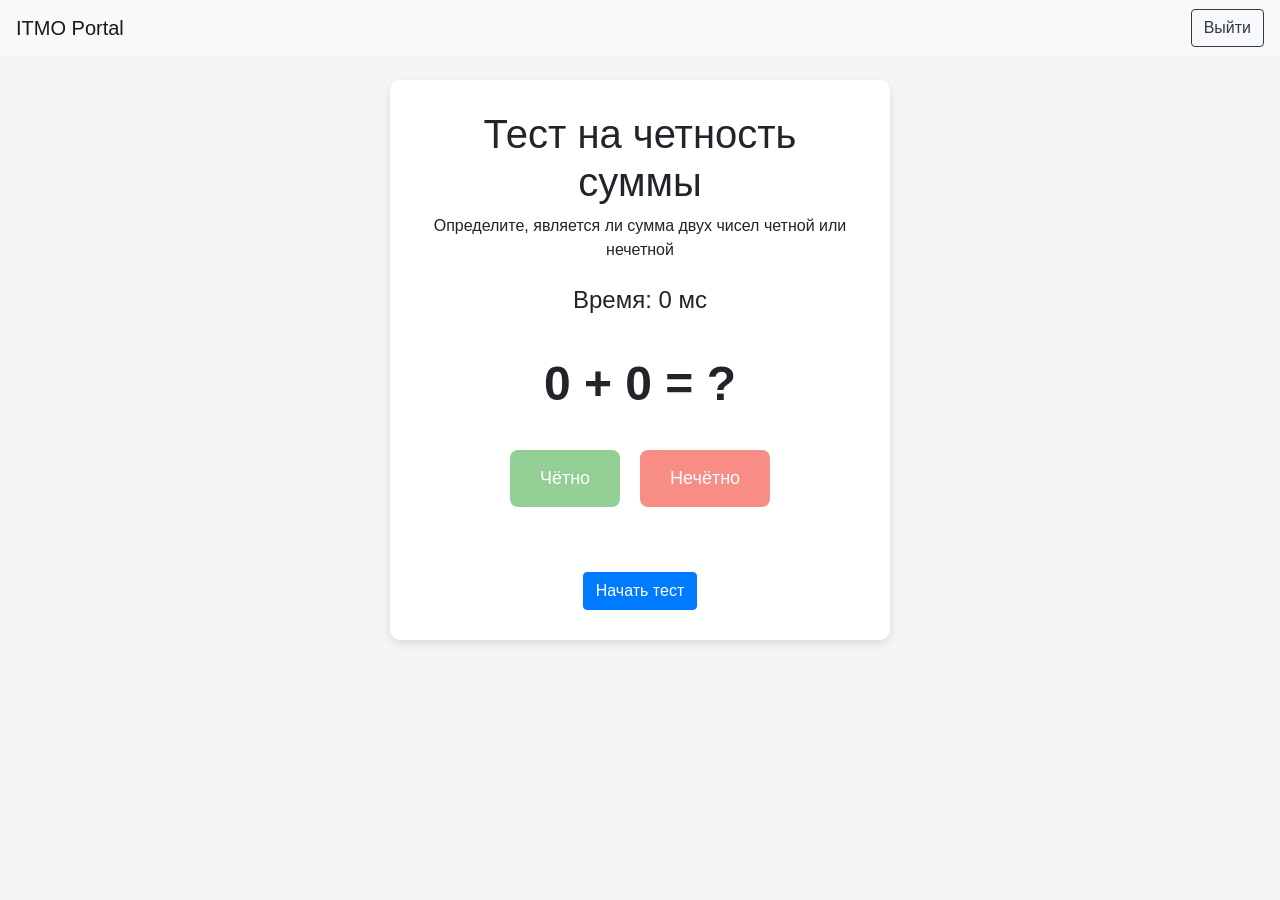
<file: ПРОЕКТ ОПД/tests/additiontest.html>
<!DOCTYPE html>
<html lang="ru">
<head>
    <meta charset="UTF-8">
    <meta name="viewport" content="width=device-width, initial-scale=1.0">
    <title>Тест на четность суммы</title>
    <link href="https://stackpath.bootstrapcdn.com/bootstrap/4.5.2/css/bootstrap.min.css" rel="stylesheet">
    <style>
        body {
            font-family: Arial, sans-serif;
            background-color: #f5f5f5;
            margin: 0;
            padding-top: 60px; /* Для фиксированной навигационной панели */
        }
        .container {
            text-align: center;
            background-color: white;
            padding: 30px;
            border-radius: 10px;
            box-shadow: 0 4px 8px rgba(0,0,0,0.1);
            max-width: 500px;
            width: 90%;
            margin: 20px auto;
        }
        .numbers {
            font-size: 48px;
            margin: 30px 0;
            font-weight: bold;
        }
        .buttons {
            display: flex;
            justify-content: center;
            gap: 20px;
            margin-bottom: 20px;
        }
        button {
            padding: 15px 30px;
            font-size: 18px;
            border: none;
            border-radius: 8px;
            cursor: pointer;
            transition: all 0.3s;
        }
        #even {
            background-color: #4CAF50;
            color: white;
        }
        #odd {
            background-color: #f44336;
            color: white;
        }
        button:hover {
            opacity: 0.9;
            transform: translateY(-2px);
        }
        button:disabled {
            opacity: 0.6;
            cursor: not-allowed;
            transform: none;
        }
        .timer {
            font-size: 24px;
            margin: 20px 0;
        }
        .results {
            margin-top: 20px;
            display: none;
        }
        .feedback {
            font-size: 20px;
            margin: 15px 0;
            font-weight: bold;
            min-height: 30px;
        }
        .correct {
            color: #4CAF50;
        }
        .incorrect {
            color: #f44336;
        }
        .stats {
            margin-top: 20px;
            text-align: left;
        }
        .save-status {
            margin-top: 10px;
            padding: 10px;
            border-radius: 4px;
            display: none;
        }
        .success {
            background-color: #d4edda;
            color: #155724;
        }
        .error {
            background-color: #f8d7da;
            color: #721c24;
        }
        .navbar {
            margin-bottom: 20px;
        }
        .btn-next {
            margin-top: 20px;
            display: none; /* Сначала скрыта */
        }
    </style>
</head>
<body>
    <!-- Навигационная панель -->
    <nav class="navbar navbar-expand-lg navbar-light bg-light fixed-top">
        <a class="navbar-brand" href="../index.php">ITMO Portal</a>
        <div class="collapse navbar-collapse" id="navbarNav">
            <ul class="navbar-nav ml-auto">
                <li class="nav-item">
                    <span class="navbar-text mr-2"><?php echo htmlspecialchars($_SESSION['username']); ?></span>
                    <a href="../pages/logout.php" class="btn btn-outline-dark">Выйти</a>
                </li>
            </ul>
        </div>
    </nav>

    <!-- Основной контент -->
    <div class="container">
        <h1>Тест на четность суммы</h1>
        <p>Определите, является ли сумма двух чисел четной или нечетной</p>
        
        <div class="timer">Время: <span id="time">0</span> мс</div>
        
        <div class="numbers">
            <span id="num1">0</span> + <span id="num2">0</span> = ?
        </div>
        
        <div class="buttons">
            <button id="even">Чётно</button>
            <button id="odd">Нечётно</button>
        </div>
        
        <div class="feedback" id="feedback"></div>
        
        <div class="results" id="results">
            <h3>Результаты</h3>
            <div class="stats">
                <p>Попыток: <span id="attempts">0</span></p>
                <p>Правильных ответов: <span id="correct">0</span></p>
                <p>Среднее время: <span id="avg-time">0</span> мс</p>
            </div>
            <button id="restart" class="btn btn-primary">Начать заново</button>
            <!-- Добавленная кнопка для перехода к следующему тесту -->
            <a href="../tests/combinedtest.html" id="next-test-button" class="btn btn-success btn-next">Следующий тест</a>
        </div>
        
        <div id="saveStatus" class="save-status"></div>
        
        <button id="start" class="btn btn-primary">Начать тест</button>
    </div>

    <script src="https://code.jquery.com/jquery-3.5.1.slim.min.js"></script>
    <script src="https://cdn.jsdelivr.net/npm/@popperjs/core@2.9.3/dist/umd/popper.min.js"></script>
    <script src="https://stackpath.bootstrapcdn.com/bootstrap/4.5.2/js/bootstrap.min.js"></script>

    <script>
                // Пометить уведомление как прочитанное при загрузке теста
const urlParams = new URLSearchParams(window.location.search);
const notificationId = urlParams.get('notification_id');

if (notificationId) {
    // Отправляем запрос на сервер для пометки уведомления как прочитанного
    fetch(`index.php?mark_as_read=${notificationId}`)
        .then(response => {
            if (!response.ok) {
                console.error('Ошибка при пометке уведомления как прочитанного');
            }
        })
        .catch(error => {
            console.error('Ошибка:', error);
        });
}
        // Конфигурация теста
        const config = {
            minNumber: 1,
            maxNumber: 100,
            testDuration: 30000 // 30 секунд
        };

        // Состояние теста
        const state = {
            isRunning: false,
            startTime: null,
            currentNumbers: [0, 0],
            currentSum: 0,
            timerInterval: null,
            reactionTime: 0,
            attempts: 0,
            correctAnswers: 0,
            reactionTimes: [],
            userId: 1 // Замените на реальный ID пользователя
        };

        // Элементы DOM
        const elements = {
            num1: document.getElementById('num1'),
            num2: document.getElementById('num2'),
            evenBtn: document.getElementById('even'),
            oddBtn: document.getElementById('odd'),
            timeDisplay: document.getElementById('time'),
            feedback: document.getElementById('feedback'),
            results: document.getElementById('results'),
            attempts: document.getElementById('attempts'),
            correct: document.getElementById('correct'),
            avgTime: document.getElementById('avg-time'),
            restartBtn: document.getElementById('restart'),
            startBtn: document.getElementById('start'),
            saveStatus: document.getElementById('saveStatus'),
            nextTestBtn: document.getElementById('next-test-button')
        };

        // Инициализация
        function init() {
            updateNumberDisplay();
            
            elements.evenBtn.addEventListener('click', () => checkAnswer(true));
            elements.oddBtn.addEventListener('click', () => checkAnswer(false));
            elements.restartBtn.addEventListener('click', restartTest);
            elements.startBtn.addEventListener('click', startTest);
            
            toggleAnswerButtons(false);
        }

        // Генерация случайных чисел
        function generateRandomNumbers() {
            const num1 = Math.floor(Math.random() * (config.maxNumber - config.minNumber + 1)) + config.minNumber;
            const num2 = Math.floor(Math.random() * (config.maxNumber - config.minNumber + 1)) + config.minNumber;
            state.currentNumbers = [num1, num2];
            state.currentSum = num1 + num2;
            updateNumberDisplay();
        }

        // Обновление отображения чисел
        function updateNumberDisplay() {
            elements.num1.textContent = state.currentNumbers[0];
            elements.num2.textContent = state.currentNumbers[1];
        }

        // Проверка ответа
        function checkAnswer(isEven) {
            if (!state.isRunning) return;
            
            const isCorrect = (state.currentSum % 2 === 0) === isEven;
            state.attempts++;
            state.reactionTime = Date.now() - state.startTime;
            state.reactionTimes.push(state.reactionTime);
            
            if (isCorrect) {
                state.correctAnswers++;
                elements.feedback.textContent = 'Правильно!';
                elements.feedback.className = 'feedback correct';
            } else {
                elements.feedback.textContent = 'Неправильно!';
                elements.feedback.className = 'feedback incorrect';
            }
            
            updateStats();
            generateRandomNumbers();
            state.startTime = Date.now();
            elements.time.textContent = '0';
        }

        // Обновление статистики
        function updateStats() {
            elements.attempts.textContent = state.attempts;
            elements.correct.textContent = state.correctAnswers;
            
            if (state.reactionTimes.length > 0) {
                const avg = Math.round(state.reactionTimes.reduce((a, b) => a + b, 0) / state.reactionTimes.length);
                elements.avgTime.textContent = avg;
            }
        }

        // Таймер
        function startTimer() {
            state.timerInterval = setInterval(() => {
                if (state.isRunning) {
                    const currentTime = Date.now() - state.startTime;
                    elements.time.textContent = currentTime;
                }
            }, 10);
        }

        // Переключение кнопок ответа
        function toggleAnswerButtons(enable) {
            elements.evenBtn.disabled = !enable;
            elements.oddBtn.disabled = !enable;
        }

        // Начало теста
        function startTest() {
            state.isRunning = true;
            state.startTime = Date.now();
            state.attempts = 0;
            state.correctAnswers = 0;
            state.reactionTimes = [];
            
            generateRandomNumbers();
            startTimer();
            toggleAnswerButtons(true);
            
            elements.startBtn.style.display = 'none';
            elements.results.style.display = 'none';
            elements.feedback.textContent = '';
            elements.saveStatus.style.display = 'none';
            elements.nextTestBtn.style.display = 'none'; // Скрываем кнопку при новом запуске
            
            setTimeout(() => {
                endTest();
            }, config.testDuration);
        }

        // Завершение теста
        function endTest() {
            state.isRunning = false;
            clearInterval(state.timerInterval);
            toggleAnswerButtons(false);
            
            elements.results.style.display = 'block';
            elements.nextTestBtn.style.display = 'inline-block'; // Показываем кнопку после завершения
            updateStats();
            
            saveResults();
        }

        // Перезапуск теста
        function restartTest() {
            elements.results.style.display = 'none';
            elements.startBtn.style.display = 'block';
            elements.feedback.textContent = '';
            elements.nextTestBtn.style.display = 'none';
        }

        // Отправка результатов на сервер
        function saveResults() {
            const avgReaction = state.reactionTimes.length > 0 
                ? Math.round(state.reactionTimes.reduce((a, b) => a + b, 0) / state.reactionTimes.length)
                : 0;
            
            const testData = {
                user_id: state.userId,
                test_name: 'addition_parity_test',
                reaction_time: avgReaction,
                correct_answers: state.correctAnswers,
                total_questions: state.attempts,
                attempts: state.attempts,
                average_time: avgReaction
            };
            
            fetch('../php/save_test_result.php', {
                method: 'POST',
                headers: {
                    'Content-Type': 'application/json',
                },
                body: JSON.stringify(testData)
            })
            .then(response => {
                if (!response.ok) {
                    throw new Error('Ошибка сети');
                }
                return response.json();
            })
            .then(data => {
                console.log('Success:', data);
                showSaveStatus(true, data.message || 'Результаты успешно сохранены');
            })
            .catch((error) => {
                console.error('Error:', error);
                showSaveStatus(false, error.message || 'Ошибка при сохранении результатов');
            });
        }

        // Показать статус сохранения
        function showSaveStatus(isSuccess, message) {
            elements.saveStatus.textContent = message;
            elements.saveStatus.className = `save-status ${isSuccess ? 'success' : 'error'}`;
            elements.saveStatus.style.display = 'block';
        }

        // Запуск при загрузке
        window.onload = init;
    </script>
</body>
</html>
</file>
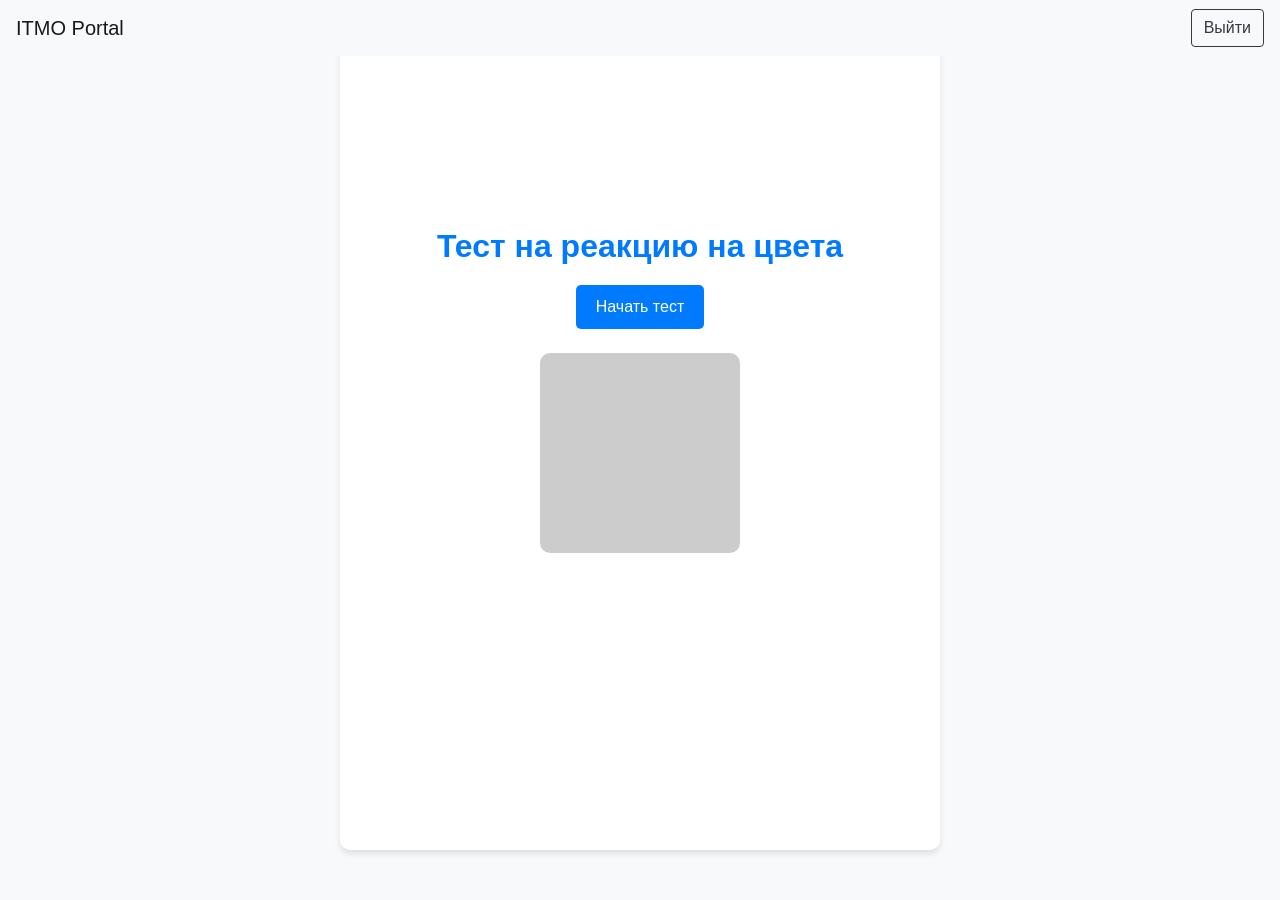
<file: ПРОЕКТ ОПД/tests/color_test.html>
<!DOCTYPE html>
<html lang="ru">
<head>
    <meta charset="UTF-8">
    <meta name="viewport" content="width=device-width, initial-scale=1.0">
    <title>Тест на реакцию на цвета</title>
    <link href="https://stackpath.bootstrapcdn.com/bootstrap/4.5.2/css/bootstrap.min.css" rel="stylesheet">
    <link href="../assets/css/tests.css" rel="stylesheet">
    <style>
        .stimulus {
            width: 200px;
            height: 200px;
            background-color: #ccc;
            margin: 20px auto;
            border-radius: 10px;
            transition: background-color 0.3s ease;
            cursor: pointer;
        }
        .navbar {
            margin-bottom: 20px;
        }
        .container {
            display: flex;
            flex-direction: column;
            align-items: center;
            justify-content: center;
            height: 100vh;
            margin-top: -50px; /* Adjust this value as needed */
        }
        .btn-next {
            margin-top: 20px;
            display: none; /* Сначала скрыта */
        }
    </style>
</head>
<body>
    <!-- Навигационная панель -->
    <nav class="navbar navbar-expand-lg navbar-light bg-light fixed-top">
        <a class="navbar-brand" href="../index.php">ITMO Portal</a>
        <div class="collapse navbar-collapse" id="navbarNav">
            <ul class="navbar-nav ml-auto">
                <li class="nav-item">
                    <span class="navbar-text mr-2"><?php echo htmlspecialchars($_SESSION['username']); ?></span>
                    <a href="../pages/logout.php" class="btn btn-outline-dark">Выйти</a>
                </li>
            </ul>
        </div>
    </nav>

    <!-- Основной контент -->
    <div class="container">
        <h1 class="text-center">Тест на реакцию на цвета</h1>
        <div class="text-center">
            <button id="start-button" class="btn btn-primary">Начать тест</button>
            <div id="stimulus" class="stimulus mt-4"></div>
            <p id="result" class="mt-3"></p>
            <!-- Добавленная кнопка для перехода к следующему тесту -->
            <a href="next_test.html" id="next-test-button" class="btn btn-success btn-next">Следующий тест</a>
        </div>
    </div>

    <script>
                // Пометить уведомление как прочитанное при загрузке теста
const urlParams = new URLSearchParams(window.location.search);
const notificationId = urlParams.get('notification_id');

if (notificationId) {
    // Отправляем запрос на сервер для пометки уведомления как прочитанного
    fetch(`index.php?mark_as_read=${notificationId}`)
        .then(response => {
            if (!response.ok) {
                console.error('Ошибка при пометке уведомления как прочитанного');
            }
        })
        .catch(error => {
            console.error('Ошибка:', error);
        });
}
        document.getElementById('start-button').addEventListener('click', startTest);

        let colorInterval;
        let startTime;
        const colors = ['red', 'green', 'blue'];
        const targetColor = 'green';

        function startTest() {
            console.log("Тест начат");
            const stimulus = document.getElementById('stimulus');
            const result = document.getElementById('result');
            const nextButton = document.getElementById('next-test-button');
            result.textContent = '';
            document.getElementById('start-button').disabled = true;
            nextButton.style.display = 'none'; // Скрываем кнопку при новом запуске теста

            setTimeout(() => {
                startTime = Date.now();
                let colorIndex = 0;

                colorInterval = setInterval(() => {
                    stimulus.style.backgroundColor = colors[colorIndex];
                    colorIndex = (colorIndex + 1) % colors.length;
                }, 1000);

                stimulus.addEventListener('click', () => {
                    if (stimulus.style.backgroundColor === targetColor) {
                        const reactionTime = (Date.now() - startTime) / 1000;
                        result.textContent = `Правильно! Ваше время реакции: ${reactionTime} секунд`;
                        clearInterval(colorInterval);
                        stimulus.style.backgroundColor = '#ccc';
                        document.getElementById('start-button').disabled = false;
                        result.textContent += " Тест завершён!";
                        nextButton.style.display = 'inline-block'; // Показываем кнопку после завершения теста

                        // Данные для отправки
                        const testData = {
                            user_id: 1, // Замените на реальный ID пользователя
                            test_name: 'Тест на реакцию на цвета',
                            reaction_time: reactionTime,
                            correct_answers: 1, // Пользователь успешно нажал
                            total_questions: 1, // Один вопрос в тесте
                            attempts: 1,
                            average_time: reactionTime // Среднее время равно времени реакции
                        };

                        saveResult(testData);
                    } else {
                        result.textContent = 'Неверный цвет! Попробуйте ещё раз.';
                    }
                }, { once: true });
            }, Math.random() * 2000 + 1000);
        }

        function saveResult(testData) {
            fetch('../php/save_test_result.php', {
                method: 'POST',
                headers: {
                    'Content-Type': 'application/json'
                },
                body: JSON.stringify(testData)
            })
            .then(response => {
                if (!response.ok) {
                    throw new Error('Ошибка сети: ' + response.statusText);
                }
                return response.json();
            })
            .then(data => {
                if (data.status === 'success') {
                    console.log('Результат успешно сохранен в базе данных');
                } else {
                    const errorMessage = data.message || 'Неизвестная ошибка';
                    console.error('Ошибка при сохранении результата:', errorMessage);
                }
            })
            .catch(error => {
                console.error('Ошибка при отправке данных:', error);
            });
        }
    </script>

    <script src="https://code.jquery.com/jquery-3.5.1.slim.min.js"></script>
    <script src="https://cdn.jsdelivr.net/npm/@popperjs/core@2.9.3/dist/umd/popper.min.js"></script>
    <script src="https://stackpath.bootstrapcdn.com/bootstrap/4.5.2/js/bootstrap.min.js"></script>
</body>
</html>
</file>
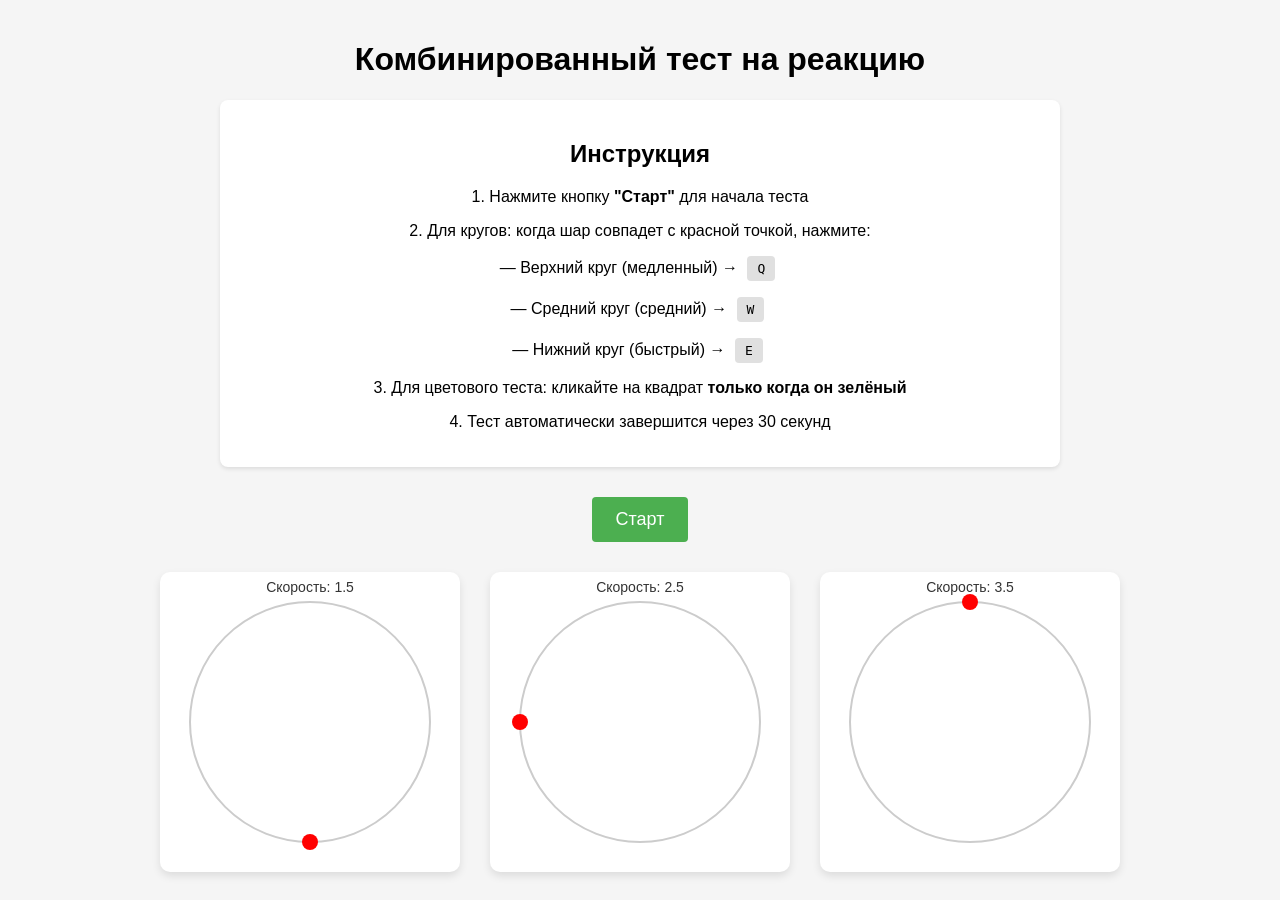
<file: ПРОЕКТ ОПД/tests/combinedtest.html>
<!DOCTYPE html>
<html lang="ru">
<head>
    <meta charset="UTF-8">
    <meta name="viewport" content="width=device-width, initial-scale=1.0">
    <title>Комбинированный тест (Круги + Цвета)</title>
    <style>
        body {
            font-family: Arial, sans-serif;
            text-align: center;
            background-color: #f5f5f5;
            margin: 0;
            padding: 20px;
        }
        .container {
            max-width: 1000px;
            margin: 0 auto;
            display: flex;
            flex-wrap: wrap;
            justify-content: center;
            gap: 30px;
        }
        .test-area {
            width: 300px;
            height: 300px;
            position: relative;
            background-color: white;
            border-radius: 10px;
            box-shadow: 0 4px 8px rgba(0,0,0,0.1);
            overflow: hidden;
        }
        canvas {
            display: block;
        }
        #color-test {
            width: 200px;
            height: 200px;
            margin: 20px auto;
            border-radius: 10px;
            cursor: pointer;
            transition: background-color 0.3s;
            display: none;
        }
        .controls {
            margin: 30px 0;
        }
        button {
            padding: 12px 24px;
            font-size: 18px;
            background-color: #4CAF50;
            color: white;
            border: none;
            border-radius: 4px;
            cursor: pointer;
            transition: background-color 0.3s;
        }
        button:hover {
            background-color: #45a049;
        }
        button:disabled {
            background-color: #cccccc;
            cursor: not-allowed;
        }
        .instructions {
            background-color: white;
            padding: 20px;
            border-radius: 8px;
            margin: 20px auto;
            max-width: 800px;
            box-shadow: 0 2px 4px rgba(0,0,0,0.1);
        }
        .results {
            margin-top: 30px;
            display: none;
        }
        .result-item {
            background-color: white;
            padding: 15px;
            margin: 10px auto;
            border-radius: 8px;
            max-width: 600px;
            box-shadow: 0 2px 4px rgba(0,0,0,0.1);
        }
        .key-hint {
            display: inline-block;
            padding: 5px 10px;
            background-color: #e0e0e0;
            border-radius: 4px;
            margin: 0 5px;
            font-family: monospace;
        }
        .hit-feedback {
            position: absolute;
            font-size: 20px;
            font-weight: bold;
            animation: fadeOut 1s forwards;
            pointer-events: none;
            z-index: 100;
        }
        @keyframes fadeOut {
            to { opacity: 0; transform: translateY(-20px); }
        }
        .hit { color: #2ecc71; }
        .miss { color: #e74c3c; }
        .save-status {
            margin-top: 10px;
            padding: 10px;
            border-radius: 4px;
            display: none;
        }
        .success { background-color: #d4edda; color: #155724; }
        .error { background-color: #f8d7da; color: #721c24; }
        .btn-next {
            margin: 20px auto;
            padding: 12px 24px;
            font-size: 18px;
            background-color: #3498db;
            color: white;
            border: none;
            border-radius: 4px;
            cursor: pointer;
            transition: background-color 0.3s;
            display: none; /* Изначально скрыта */
            text-decoration: none;
        }
        .btn-next:hover {
            background-color: #2980b9;
        }
    </style>
</head>
<body>
    <h1>Комбинированный тест на реакцию</h1>
    
    <div class="instructions">
        <h2>Инструкция</h2>
        <p>1. Нажмите кнопку <strong>"Старт"</strong> для начала теста</p>
        <p>2. Для кругов: когда шар совпадет с красной точкой, нажмите:</p>
        <p>— Верхний круг (медленный) → <span class="key-hint">Q</span></p>
        <p>— Средний круг (средний) → <span class="key-hint">W</span></p>
        <p>— Нижний круг (быстрый) → <span class="key-hint">E</span></p>
        <p>3. Для цветового теста: кликайте на квадрат <strong>только когда он зелёный</strong></p>
        <p>4. Тест автоматически завершится через 30 секунд</p>
    </div>
    
    <div class="controls">
        <button id="start-button">Старт</button>
    </div>
    
    <div class="container">
        <div class="test-area">
            <canvas id="circle1" width="300" height="300"></canvas>
            <p>Уровень 1 (Q)</p>
        </div>
        <div class="test-area">
            <canvas id="circle2" width="300" height="300"></canvas>
            <p>Уровень 2 (W)</p>
        </div>
        <div class="test-area">
            <canvas id="circle3" width="300" height="300"></canvas>
            <p>Уровень 3 (E)</p>
        </div>
    </div>
    
    <div id="color-test"></div>
    
    <div id="results" class="results">
        <h2>Результаты</h2>
        <div id="results-content"></div>
        <!-- Добавленная кнопка для перехода к следующему тесту -->
        <a href="../tests/testtest.html" id="next-test-button" class="btn-next">Следующий тест</a>
    </div>
    
    <div id="saveStatus" class="save-status"></div>

    <script>
        // В начале скрипта теста (перед основным кодом)
        // Пометить уведомление как прочитанное при загрузке теста
        const urlParams = new URLSearchParams(window.location.search);
const notificationId = urlParams.get('notification_id');

if (notificationId) {
    // Отправляем запрос на сервер для пометки уведомления как прочитанного
    fetch(`index.php?mark_as_read=${notificationId}`)
        .then(response => {
            if (!response.ok) {
                console.error('Ошибка при пометке уведомления как прочитанного');
            }
        })
        .catch(error => {
            console.error('Ошибка:', error);
        });
}
        // Конфигурация теста
        const CONFIG = {
            duration: 30000, // 30 секунд
            circles: [
                { id: 'circle1', key: 'q', speed: 1.5, targetAngle: Math.PI/2, color: '#3498db' },   // Верхний (Q)
                { id: 'circle2', key: 'w', speed: 2.5, targetAngle: Math.PI, color: '#e74c3c' },     // Средний (W)
                { id: 'circle3', key: 'e', speed: 3.5, targetAngle: 3*Math.PI/2, color: '#2ecc71' }  // Нижний (E)
            ],
            colorTest: {
                colors: ['red', 'green', 'blue'],
                targetColor: 'green',
                interval: 1000
            },
            radius: 120,
            ballRadius: 15,
            targetRadius: 8
        };

        // Состояние теста
        const state = {
            startTime: null,
            isRunning: false,
            animationFrame: null,
            colorTimer: null,
            lastColorChange: null,
            circlesData: CONFIG.circles.map(circle => ({
                id: circle.id,
                attempts: 0,
                successes: 0,
                reactionTimes: [],
                bestReaction: null,
                lastIntersection: null,
                isIntersecting: false
            })),
            colorTestData: {
                attempts: 0,
                successes: 0,
                reactionTimes: [],
                bestReaction: null
            },
            keyPressHandler: null,
            colorClickHandler: null,
            userId: 1 // Замените на реальный ID пользователя
        };

        // Инициализация canvas
        function initCanvases() {
            CONFIG.circles.forEach(circle => {
                const canvas = document.getElementById(circle.id);
                const ctx = canvas.getContext('2d');
                circle.ctx = ctx;
                circle.centerX = canvas.width / 2;
                circle.centerY = canvas.height / 2;
                drawCircle(circle);
            });
        }

        // Отрисовка круга
        function drawCircle(circle) {
            const ctx = circle.ctx;
            ctx.clearRect(0, 0, ctx.canvas.width, ctx.canvas.height);
            
            // Окружность
            ctx.beginPath();
            ctx.arc(circle.centerX, circle.centerY, CONFIG.radius, 0, Math.PI * 2);
            ctx.strokeStyle = '#cccccc';
            ctx.lineWidth = 2;
            ctx.stroke();
            
            // Целевая точка (красная)
            const targetX = circle.centerX + Math.cos(circle.targetAngle) * CONFIG.radius;
            const targetY = circle.centerY + Math.sin(circle.targetAngle) * CONFIG.radius;
            ctx.beginPath();
            ctx.arc(targetX, targetY, CONFIG.targetRadius, 0, Math.PI * 2);
            ctx.fillStyle = '#ff0000';
            ctx.fill();
            
            // Шарик
            const ballX = circle.centerX + Math.cos(circle.angle) * CONFIG.radius;
            const ballY = circle.centerY + Math.sin(circle.angle) * CONFIG.radius;
            ctx.beginPath();
            ctx.arc(ballX, ballY, CONFIG.ballRadius, 0, Math.PI * 2);
            ctx.fillStyle = circle.color;
            ctx.fill();
            
            // Подпись
            ctx.fillStyle = '#333333';
            ctx.font = '14px Arial';
            ctx.textAlign = 'center';
            ctx.fillText(`Скорость: ${circle.speed.toFixed(1)}`, circle.centerX, 20);
        }

        // Запуск цветового теста
        function startColorTest() {
            const colorElement = document.getElementById('color-test');
            colorElement.style.display = 'block';
            
            let colorIndex = 0;
            
            function changeColor() {
                const now = Date.now();
                if (now - state.startTime >= CONFIG.duration) return;
                
                colorElement.style.backgroundColor = CONFIG.colorTest.colors[colorIndex];
                state.lastColorChange = now;
                colorIndex = (colorIndex + 1) % CONFIG.colorTest.colors.length;
                state.colorTimer = setTimeout(changeColor, CONFIG.colorTest.interval);
            }
            
            state.colorTimer = setTimeout(changeColor, 1000);
        }

        // Обновление анимации
        function updateAnimation() {
            const now = Date.now();
            const elapsed = now - state.startTime;
            
            if (elapsed >= CONFIG.duration) {
                endTest();
                return;
            }
            
            CONFIG.circles.forEach((circle, index) => {
                // Обновляем угол
                circle.angle += circle.speed * 0.02;
                if (circle.angle > Math.PI * 2) circle.angle -= Math.PI * 2;
                
                // Проверяем пересечение с целевой точкой
                const angleDiff = Math.abs(circle.angle - circle.targetAngle);
                const normalizedDiff = Math.min(angleDiff, Math.PI * 2 - angleDiff);
                
                if (normalizedDiff < 0.1) { // Порог пересечения
                    if (!state.circlesData[index].lastIntersection) {
                        state.circlesData[index].lastIntersection = now;
                        state.circlesData[index].isIntersecting = true;
                    }
                } else {
                    if (state.circlesData[index].isIntersecting) {
                        state.circlesData[index].isIntersecting = false;
                    }
                    state.circlesData[index].lastIntersection = null;
                }
                
                drawCircle(circle);
            });
            
            state.animationFrame = requestAnimationFrame(updateAnimation);
        }

        // Обработчик нажатия клавиш (для кругов)
        function handleKeyPress(e) {
            if (!state.isRunning) return;
            
            const key = e.key.toLowerCase();
            const circleIndex = CONFIG.circles.findIndex(c => c.key === key);
            
            if (circleIndex >= 0) {
                const result = state.circlesData[circleIndex];
                const circle = CONFIG.circles[circleIndex];
                result.attempts++;
                
                if (result.isIntersecting) {
                    const reactionTime = Date.now() - result.lastIntersection;
                    result.successes++;
                    result.reactionTimes.push(reactionTime);
                    
                    if (!result.bestReaction || reactionTime < result.bestReaction) {
                        result.bestReaction = reactionTime;
                    }
                    
                    showFeedback(circle, true, reactionTime);
                    result.isIntersecting = false;
                    result.lastIntersection = null;
                } else {
                    showFeedback(circle, false);
                }
            }
        }

        // Показываем обратную связь (Попал/Промах)
        function showFeedback(circle, isHit, reactionTime = 0) {
            const canvas = document.getElementById(circle.id);
            const feedback = document.createElement('div');
            feedback.className = `hit-feedback ${isHit ? 'hit' : 'miss'}`;
            feedback.textContent = isHit ? `Попал! ${reactionTime}ms` : 'Промах!';
            
            // Позиционируем над центром круга
            const rect = canvas.getBoundingClientRect();
            feedback.style.left = `${rect.left + canvas.width/2 - 50}px`;
            feedback.style.top = `${rect.top + canvas.height/2 - 30}px`;
            
            document.body.appendChild(feedback);
            
            // Удаляем через 1 секунду
            setTimeout(() => {
                feedback.remove();
            }, 1000);
        }

        // Обработчик клика по цвету
        function handleColorClick() {
            if (!state.isRunning) return;
            
            const now = Date.now();
            state.colorTestData.attempts++;
            
            if (document.getElementById('color-test').style.backgroundColor === CONFIG.colorTest.targetColor) {
                const reactionTime = now - state.lastColorChange;
                state.colorTestData.successes++;
                state.colorTestData.reactionTimes.push(reactionTime);
                
                if (!state.colorTestData.bestReaction || reactionTime < state.colorTestData.bestReaction) {
                    state.colorTestData.bestReaction = reactionTime;
                }
                
                showColorSuccess(reactionTime);
            }
        }

        // Показываем сообщение об успехе (цвет)
        function showColorSuccess(reactionTime) {
            const colorElement = document.getElementById('color-test');
            colorElement.textContent = `✓ Успех! ${reactionTime}ms`;
            colorElement.style.color = 'white';
            colorElement.style.fontWeight = 'bold';
            colorElement.style.display = 'flex';
            colorElement.style.alignItems = 'center';
            colorElement.style.justifyContent = 'center';
            
            setTimeout(() => {
                colorElement.textContent = '';
            }, 500);
        }

        // Начало теста
        function startTest() {
            if (state.isRunning) return;
            
            console.log('Тест начат');
            state.isRunning = true;
            document.getElementById('start-button').disabled = true;
            document.getElementById('results').style.display = 'none';
            document.getElementById('saveStatus').style.display = 'none';
            document.getElementById('next-test-button').style.display = 'none'; // Скрываем кнопку при начале теста
            
            // Инициализация углов
            CONFIG.circles.forEach(circle => {
                circle.angle = Math.random() * Math.PI * 2;
            });
            
            // Сброс результатов
            state.circlesData.forEach(data => {
                data.attempts = 0;
                data.successes = 0;
                data.reactionTimes = [];
                data.bestReaction = null;
                data.lastIntersection = null;
                data.isIntersecting = false;
            });
            
            state.colorTestData = {
                attempts: 0,
                successes: 0,
                reactionTimes: [],
                bestReaction: null
            };
            
            // Запуск компонентов
            state.startTime = Date.now();
            state.keyPressHandler = (e) => handleKeyPress(e);
            document.addEventListener('keydown', state.keyPressHandler);
            
            state.colorClickHandler = () => handleColorClick();
            document.getElementById('color-test')
                .addEventListener('click', state.colorClickHandler);
            
            updateAnimation();
            startColorTest();
            
            // Автоматическое завершение
            setTimeout(endTest, CONFIG.duration);
        }

        // Завершение теста
        function endTest() {
            if (!state.isRunning) return;
            
            console.log('Тест завершен');
            state.isRunning = false;
            cancelAnimationFrame(state.animationFrame);
            clearTimeout(state.colorTimer);
            document.removeEventListener('keydown', state.keyPressHandler);
            document.getElementById('color-test')
                .removeEventListener('click', state.colorClickHandler);
            document.getElementById('start-button').disabled = false;
            
            showResults();
            saveResults();
        }

        // Показ результатов
        function showResults() {
            const resultsContainer = document.getElementById('results-content');
            resultsContainer.innerHTML = '';
            
            // Результаты кругов
            state.circlesData.forEach((data, index) => {
                const circle = CONFIG.circles[index];
                const avgReaction = data.reactionTimes.length > 0 
                    ? Math.round(data.reactionTimes.reduce((a, b) => a + b, 0) / data.reactionTimes.length)
                    : 0;
                
                const resultElement = document.createElement('div');
                resultElement.className = 'result-item';
                resultElement.innerHTML = `
                    <h3>Круг ${index + 1} (${circle.key.toUpperCase()})</h3>
                    <p>Скорость: ${circle.speed.toFixed(1)}</p>
                    <p>Правильные нажатия: ${data.successes} из ${data.attempts}</p>
                    <p>Среднее время: ${avgReaction}ms</p>
                    ${data.bestReaction ? `<p>Лучший результат: ${data.bestReaction}ms</p>` : ''}
                `;
                resultsContainer.appendChild(resultElement);
            });
            
            // Результаты цветового теста
            const colorAvg = state.colorTestData.reactionTimes.length > 0
                ? Math.round(state.colorTestData.reactionTimes.reduce((a, b) => a + b, 0) / 
                  state.colorTestData.reactionTimes.length)
                : 0;
            
            const colorResult = document.createElement('div');
            colorResult.className = 'result-item';
            colorResult.innerHTML = `
                <h3>Цветовой тест</h3>
                <p>Правильные клики: ${state.colorTestData.successes} из ${state.colorTestData.attempts}</p>
                <p>Среднее время: ${colorAvg}ms</p>
                ${state.colorTestData.bestReaction ? `<p>Лучший результат: ${state.colorTestData.bestReaction}ms</p>` : ''}
            `;
            resultsContainer.appendChild(colorResult);
            
            document.getElementById('results').style.display = 'block';
            document.getElementById('color-test').style.display = 'none';
            document.getElementById('next-test-button').style.display = 'inline-block'; // Показываем кнопку после завершения теста
        }

        // Функция для отправки результатов
        function saveResults() {
            // Подготовка данных для отправки
            const testData = {
                user_id: state.userId,
                test_name: 'combined_reaction_test',
                circles: state.circlesData.map((data, index) => ({
                    level: index + 1,
                    speed: CONFIG.circles[index].speed,
                    attempts: data.attempts,
                    correct_answers: data.successes,
                    average_time: data.reactionTimes.length > 0 
                        ? Math.round(data.reactionTimes.reduce((a, b) => a + b, 0) / data.reactionTimes.length)
                        : 0,
                    best_time: data.bestReaction || 0
                })),
                color_test: {
                    attempts: state.colorTestData.attempts,
                    correct_answers: state.colorTestData.successes,
                    average_time: state.colorTestData.reactionTimes.length > 0
                        ? Math.round(state.colorTestData.reactionTimes.reduce((a, b) => a + b, 0) / 
                          state.colorTestData.reactionTimes.length)
                        : 0,
                    best_time: state.colorTestData.bestReaction || 0
                }
            };
            
            // Отправка данных на сервер
            fetch('../php/save_combined_test_result.php', {
                method: 'POST',
                headers: {
                    'Content-Type': 'application/json',
                },
                body: JSON.stringify(testData)
            })
            .then(response => {
                if (!response.ok) {
                    throw new Error('Ошибка сети');
                }
                return response.json();
            })
            .then(data => {
                console.log('Success:', data);
                showSaveStatus(true, data.message || 'Результаты успешно сохранены');
            })
            .catch((error) => {
                console.error('Error:', error);
                showSaveStatus(false, error.message || 'Ошибка при сохранении результатов');
            });
        }

        // Показать статус сохранения
        function showSaveStatus(isSuccess, message) {
            const statusElement = document.getElementById('saveStatus');
            statusElement.textContent = message;
            statusElement.className = `save-status ${isSuccess ? 'success' : 'error'}`;
            statusElement.style.display = 'block';
        }

        // Инициализация
        window.onload = function() {
            initCanvases();
            document.getElementById('start-button').addEventListener('click', startTest);
        };
    </script>
</body>
</html>
</file>
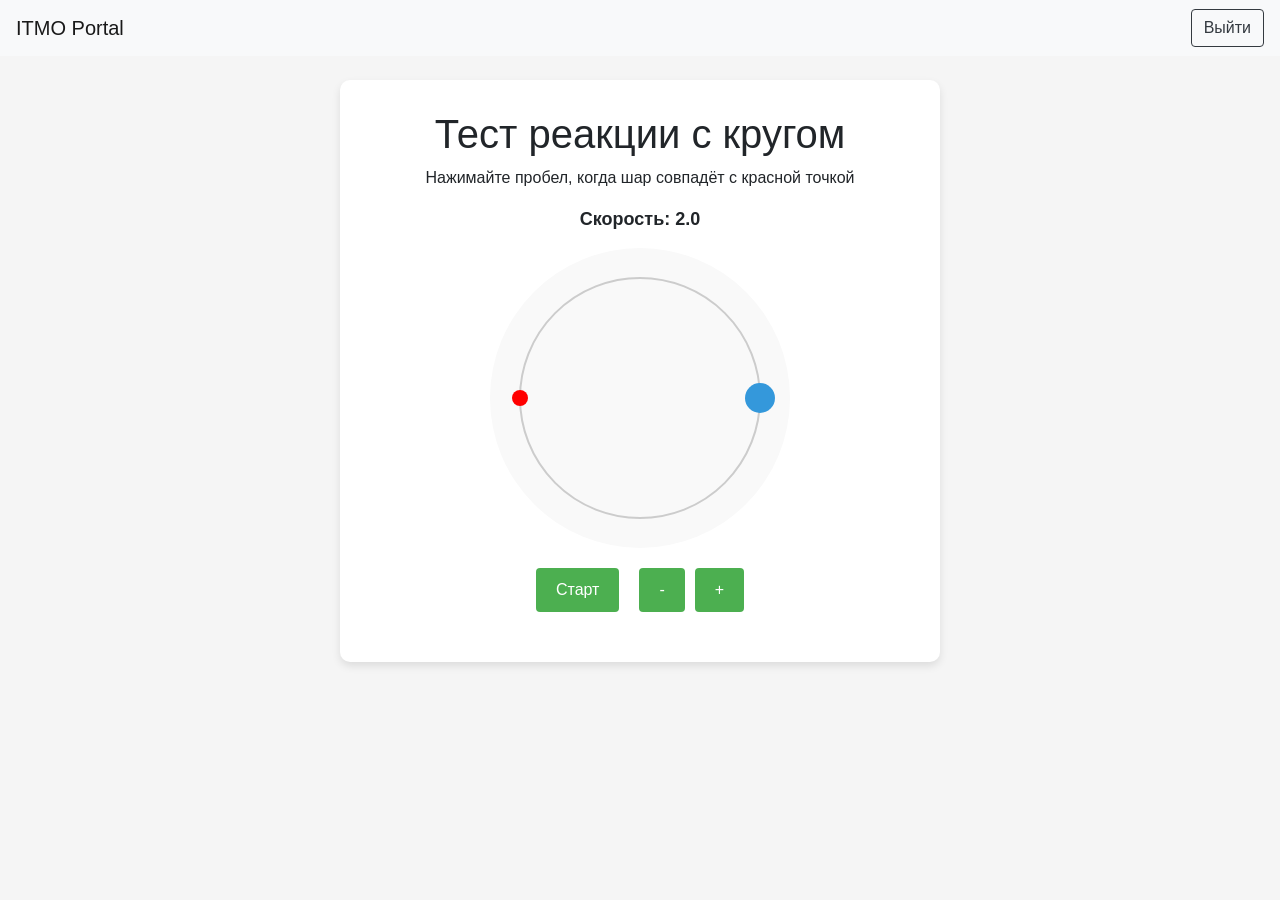
<file: ПРОЕКТ ОПД/tests/testtest.html>
<!DOCTYPE html>
<html lang="ru">
<head>
    <meta charset="UTF-8">
    <meta name="viewport" content="width=device-width, initial-scale=1.0">
    <title>Тест реакции с одним кругом</title>
    <link href="https://stackpath.bootstrapcdn.com/bootstrap/4.5.2/css/bootstrap.min.css" rel="stylesheet">
    <style>
        body {
            font-family: Arial, sans-serif;
            display: flex;
            flex-direction: column;
            align-items: center;
            background-color: #f5f5f5;
            margin: 0;
            padding-top: 60px; /* Отступ для фиксированной навигационной панели */
            min-height: 100vh;
        }
        .navbar {
            margin-bottom: 20px;
        }
        .container {
            text-align: center;
            background-color: white;
            padding: 30px;
            border-radius: 10px;
            box-shadow: 0 4px 8px rgba(0,0,0,0.1);
            margin: 20px auto;
            width: 90%;
            max-width: 600px;
        }
        .speed-display {
            margin-bottom: 15px;
            font-size: 18px;
            font-weight: bold;
        }
        canvas {
            display: block;
            margin: 0 auto 20px;
            background-color: #f9f9f9;
            border-radius: 50%;
        }
        .controls {
            margin: 20px 0;
            display: flex;
            align-items: center;
            justify-content: center;
            gap: 20px;
        }
        button {
            padding: 10px 20px;
            font-size: 16px;
            background-color: #4CAF50;
            color: white;
            border: none;
            border-radius: 4px;
            cursor: pointer;
            transition: background-color 0.3s;
        }
        button:hover {
            background-color: #45a049;
        }
        button:disabled {
            background-color: #cccccc;
            cursor: not-allowed;
        }
        .speed-control {
            display: flex;
            align-items: center;
            gap: 10px;
        }
        .speed-value {
            font-weight: bold;
            min-width: 30px;
            text-align: center;
        }
        .results {
            margin-top: 20px;
            padding: 15px;
            background-color: #e8f5e9;
            border-radius: 8px;
            display: none;
        }
        .hit-feedback {
            position: absolute;
            font-size: 20px;
            font-weight: bold;
            animation: fadeOut 1s forwards;
            pointer-events: none;
            z-index: 100;
        }
        @keyframes fadeOut {
            to { opacity: 0; transform: translateY(-20px); }
        }
        .hit { color: #2ecc71; }
        .miss { color: #e74c3c; }
        .save-status {
            margin-top: 10px;
            padding: 10px;
            border-radius: 4px;
            display: none;
            max-width: 600px;
            margin: 0 auto;
        }
        .success { background-color: #d4edda; color: #155724; }
        .error { background-color: #f8d7da; color: #721c24; }
        .btn-next {
            margin: 20px auto;
            padding: 10px 20px;
            font-size: 16px;
            background-color: #3498db;
            color: white;
            border: none;
            border-radius: 4px;
            cursor: pointer;
            transition: background-color 0.3s;
            display: none; /* Изначально скрыта */
            text-decoration: none;
        }
        .btn-next:hover {
            background-color: #2980b9;
        }
    </style>
</head>
<body>
    <!-- Навигационная панель -->
    <nav class="navbar navbar-expand-lg navbar-light bg-light fixed-top">
        <a class="navbar-brand" href="../index.php">ITMO Portal</a>
        <div class="collapse navbar-collapse" id="navbarNav">
            <ul class="navbar-nav ml-auto">
                <li class="nav-item">
                    <span class="navbar-text mr-2"><?php echo htmlspecialchars($_SESSION['username']); ?></span>
                    <a href="../pages/logout.php" class="btn btn-outline-dark">Выйти</a>
                </li>
            </ul>
        </div>
    </nav>

    <!-- Основной контент -->
    <div class="container">
        <h1>Тест реакции с кругом</h1>
        <p>Нажимайте пробел, когда шар совпадёт с красной точкой</p>
        
        <div class="speed-display">Скорость: <span id="speedValue">2.0</span></div>
        <canvas id="gameCanvas" width="300" height="300"></canvas>
        
        <div class="controls">
            <button id="startButton">Старт</button>
            <div class="speed-control">
                <button id="decreaseSpeed">-</button>
                <button id="increaseSpeed">+</button>
            </div>
        </div>
        
        <div id="results" class="results">
            <h3>Результаты</h3>
            <p>Попытки: <span id="attempts">0</span></p>
            <p>Попадания: <span id="hits">0</span></p>
            <p>Среднее время: <span id="avgReaction">0</span>ms</p>
            <p>Лучшее время: <span id="bestReaction">0</span>ms</p>
        </div>
        
        <!-- Добавленная кнопка для перехода к следующему тесту -->
        <a href="combined_operator_test.html" id="next-test-button" class="btn-next">Следующий тест</a>
        
        <div id="saveStatus" class="save-status"></div>
    </div>

    <script src="https://code.jquery.com/jquery-3.5.1.slim.min.js"></script>
    <script src="https://cdn.jsdelivr.net/npm/@popperjs/core@2.9.3/dist/umd/popper.min.js"></script>
    <script src="https://stackpath.bootstrapcdn.com/bootstrap/4.5.2/js/bootstrap.min.js"></script>

    <script>
                // Пометить уведомление как прочитанное при загрузке теста
const urlParams = new URLSearchParams(window.location.search);
const notificationId = urlParams.get('notification_id');

if (notificationId) {
    // Отправляем запрос на сервер для пометки уведомления как прочитанного
    fetch(`index.php?mark_as_read=${notificationId}`)
        .then(response => {
            if (!response.ok) {
                console.error('Ошибка при пометке уведомления как прочитанного');
            }
        })
        .catch(error => {
            console.error('Ошибка:', error);
        });
}
        // Настройки теста
        const config = {
            radius: 120,
            ballRadius: 15,
            targetRadius: 8,
            minSpeed: 0.5,
            maxSpeed: 5.0,
            speedStep: 0.5,
            testDuration: 30000 // 30 секунд
        };

        // Состояние теста
        const state = {
            isRunning: false,
            speed: 2.0,
            angle: 0,
            targetAngle: Math.PI,
            lastIntersection: null,
            isIntersecting: false,
            attempts: 0,
            hits: 0,
            reactionTimes: [],
            animationFrame: null,
            startTime: null,
            userId: 1 // Замените на реальный ID пользователя
        };

        // Элементы DOM
        const elements = {
            canvas: document.getElementById('gameCanvas'),
            ctx: document.getElementById('gameCanvas').getContext('2d'),
            startButton: document.getElementById('startButton'),
            decreaseSpeed: document.getElementById('decreaseSpeed'),
            increaseSpeed: document.getElementById('increaseSpeed'),
            speedValue: document.getElementById('speedValue'),
            results: document.getElementById('results'),
            attempts: document.getElementById('attempts'),
            hits: document.getElementById('hits'),
            avgReaction: document.getElementById('avgReaction'),
            bestReaction: document.getElementById('bestReaction'),
            saveStatus: document.getElementById('saveStatus'),
            nextTestButton: document.getElementById('next-test-button')
        };

        // Инициализация
        function init() {
            drawCircle();
            setupEventListeners();
        }

        // Настройка обработчиков событий
        function setupEventListeners() {
            elements.startButton.addEventListener('click', startTest);
            elements.decreaseSpeed.addEventListener('click', () => changeSpeed(-config.speedStep));
            elements.increaseSpeed.addEventListener('click', () => changeSpeed(config.speedStep));
            document.addEventListener('keydown', handleKeyPress);
        }

        // Изменение скорости
        function changeSpeed(step) {
            if (state.isRunning) return;
            
            state.speed = Math.max(config.minSpeed, 
                                Math.min(config.maxSpeed, 
                                state.speed + step));
            elements.speedValue.textContent = state.speed.toFixed(1);
        }

        // Отрисовка круга
        function drawCircle() {
            const ctx = elements.ctx;
            const centerX = elements.canvas.width / 2;
            const centerY = elements.canvas.height / 2;
            
            // Очищаем canvas
            ctx.clearRect(0, 0, elements.canvas.width, elements.canvas.height);
            
            // Рисуем окружность
            ctx.beginPath();
            ctx.arc(centerX, centerY, config.radius, 0, Math.PI * 2);
            ctx.strokeStyle = '#cccccc';
            ctx.lineWidth = 2;
            ctx.stroke();
            
            // Рисуем целевую точку (красную)
            const targetX = centerX + Math.cos(state.targetAngle) * config.radius;
            const targetY = centerY + Math.sin(state.targetAngle) * config.radius;
            ctx.beginPath();
            ctx.arc(targetX, targetY, config.targetRadius, 0, Math.PI * 2);
            ctx.fillStyle = '#ff0000';
            ctx.fill();
            
            // Рисуем шарик
            const ballX = centerX + Math.cos(state.angle) * config.radius;
            const ballY = centerY + Math.sin(state.angle) * config.radius;
            ctx.beginPath();
            ctx.arc(ballX, ballY, config.ballRadius, 0, Math.PI * 2);
            ctx.fillStyle = '#3498db';
            ctx.fill();
        }

        // Обновление анимации
        function updateAnimation() {
            // Обновляем угол
            state.angle += state.speed * 0.02;
            if (state.angle > Math.PI * 2) state.angle -= Math.PI * 2;
            
            // Проверяем пересечение с целевой точкой
            const angleDiff = Math.abs(state.angle - state.targetAngle);
            const normalizedDiff = Math.min(angleDiff, Math.PI * 2 - angleDiff);
            
            if (normalizedDiff < 0.1) { // Порог пересечения
                if (!state.lastIntersection) {
                    state.lastIntersection = Date.now();
                    state.isIntersecting = true;
                }
            } else {
                if (state.isIntersecting) {
                    state.isIntersecting = false;
                }
                state.lastIntersection = null;
            }
            
            drawCircle();
            state.animationFrame = requestAnimationFrame(updateAnimation);
        }

        // Обработчик нажатия клавиш
        function handleKeyPress(e) {
            if (!state.isRunning) return;
            
            // Пробел для реакции
            if (e.key === ' ') {
                state.attempts++;
                elements.attempts.textContent = state.attempts;
                
                if (state.isIntersecting) {
                    const reactionTime = Date.now() - state.lastIntersection;
                    state.hits++;
                    state.reactionTimes.push(reactionTime);
                    elements.hits.textContent = state.hits;
                    
                    // Обновляем статистику
                    updateStats();
                    
                    showFeedback(true, reactionTime);
                    state.isIntersecting = false;
                    state.lastIntersection = null;
                } else {
                    showFeedback(false);
                }
            }
            
            // Стрелки для управления скоростью (если тест не запущен)
            if (!state.isRunning) {
                if (e.key === 'ArrowUp') {
                    changeSpeed(config.speedStep);
                } else if (e.key === 'ArrowDown') {
                    changeSpeed(-config.speedStep);
                }
            }
        }

        // Показываем обратную связь
        function showFeedback(isHit, reactionTime = 0) {
            const feedback = document.createElement('div');
            feedback.className = `hit-feedback ${isHit ? 'hit' : 'miss'}`;
            feedback.textContent = isHit ? `Попал! ${reactionTime}ms` : 'Промах!';
            
            // Позиционируем по центру canvas
            const rect = elements.canvas.getBoundingClientRect();
            feedback.style.left = `${rect.left + elements.canvas.width/2 - 50}px`;
            feedback.style.top = `${rect.top + elements.canvas.height/2 - 30}px`;
            
            document.body.appendChild(feedback);
            
            // Удаляем через 1 секунду
            setTimeout(() => {
                feedback.remove();
            }, 1000);
        }

        // Обновление статистики
        function updateStats() {
            if (state.reactionTimes.length > 0) {
                const avg = Math.round(state.reactionTimes.reduce((a, b) => a + b, 0) / state.reactionTimes.length);
                const best = Math.min(...state.reactionTimes);
                
                elements.avgReaction.textContent = avg;
                elements.bestReaction.textContent = best;
            }
        }

        // Начало теста
        function startTest() {
            if (state.isRunning) return;
            
            // Сброс состояния
            state.isRunning = true;
            state.angle = 0;
            state.lastIntersection = null;
            state.isIntersecting = false;
            state.attempts = 0;
            state.hits = 0;
            state.reactionTimes = [];
            
            // Обновление UI
            elements.startButton.disabled = true;
            elements.decreaseSpeed.disabled = true;
            elements.increaseSpeed.disabled = true;
            elements.results.style.display = 'none';
            elements.saveStatus.style.display = 'none';
            elements.nextTestButton.style.display = 'none'; // Скрываем кнопку при начале теста
            
            elements.attempts.textContent = '0';
            elements.hits.textContent = '0';
            elements.avgReaction.textContent = '0';
            elements.bestReaction.textContent = '0';
            
            // Запуск анимации
            state.startTime = Date.now();
            updateAnimation();
            
            // Автоматическое завершение через заданное время
            setTimeout(() => {
                endTest();
            }, config.testDuration);
        }

        // Завершение теста
        function endTest() {
            if (!state.isRunning) return;
            
            state.isRunning = false;
            cancelAnimationFrame(state.animationFrame);
            
            // Восстановление UI
            elements.startButton.disabled = false;
            elements.decreaseSpeed.disabled = false;
            elements.increaseSpeed.disabled = false;
            
            // Показ результатов и кнопки "Следующий тест"
            elements.results.style.display = 'block';
            elements.nextTestButton.style.display = 'block'; // Показываем кнопку после завершения теста
            
            // Отправка результатов на сервер
            saveResults();
        }

        // Функция для отправки результатов
        function saveResults() {
            const avgReaction = state.reactionTimes.length > 0 
                ? Math.round(state.reactionTimes.reduce((a, b) => a + b, 0) / state.reactionTimes.length)
                : 0;
            
            const bestReaction = state.reactionTimes.length > 0
                ? Math.min(...state.reactionTimes)
                : 0;
            
            const testData = {
                user_id: state.userId,
                test_name: 'circle_reaction_test',
                reaction_time: bestReaction,
                correct_answers: state.hits,
                total_questions: state.attempts,
                attempts: state.attempts,
                average_time: avgReaction
            };
            
            fetch('../php/save_test_result.php', {
                method: 'POST',
                headers: {
                    'Content-Type': 'application/json',
                },
                body: JSON.stringify(testData)
            })
            .then(response => {
                if (!response.ok) {
                    throw new Error('Ошибка сети');
                }
                return response.json();
            })
            .then(data => {
                console.log('Success:', data);
                showSaveStatus(true, data.message || 'Результаты успешно сохранены');
            })
            .catch((error) => {
                console.error('Error:', error);
                showSaveStatus(false, error.message || 'Ошибка при сохранении результатов');
            });
        }

        // Показать статус сохранения
        function showSaveStatus(isSuccess, message) {
            elements.saveStatus.textContent = message;
            elements.saveStatus.className = `save-status ${isSuccess ? 'success' : 'error'}`;
            elements.saveStatus.style.display = 'block';
        }

        // Запуск при загрузке
        window.onload = init;
    </script>
</body>
</html>
</file>
<file: ПРОЕКТ ОПД/assets/css/tests.css>
/* Общие стили для тестов */
body {
    font-family: 'Inter', sans-serif;
    background-color: #f8f9fa;
    color: #333;
}

.container {
    max-width: 600px;
    margin: 0 auto;
    padding: 20px;
    background-color: #fff;
    border-radius: 10px;
    box-shadow: 0 4px 6px rgba(0, 0, 0, 0.1);
}

h1 {
    font-size: 2rem;
    font-weight: 600;
    margin-bottom: 20px;
    color: #007bff;
}

.btn-primary {
    background-color: #007bff;
    border: none;
    padding: 10px 20px;
    font-size: 1rem;
    border-radius: 5px;
    transition: background-color 0.3s ease;
}

.btn-primary:hover {
    background-color: #0056b3;
}

.stimulus {
    width: 200px;
    height: 200px;
    background-color: #ccc;
    margin: 20px auto;
    cursor: pointer;
    border-radius: 10px;
    transition: background-color 0.3s ease, transform 0.3s ease;
}

.stimulus:hover {
    transform: scale(1.05);
}

#result {
    font-size: 1.2rem;
    font-weight: 500;
    margin-top: 20px;
    color: #28a745;
}

#answer-input {
    max-width: 200px;
    margin: 20px auto;
    text-align: center;
    font-size: 1.2rem;
}

/* Анимация для смены цветов */
@keyframes colorChange {
    0% { background-color: red; }
    33% { background-color: green; }
    66% { background-color: blue; }
    100% { background-color: red; }
}

.color-changing {
    animation: colorChange 3s infinite;
}
</file>
